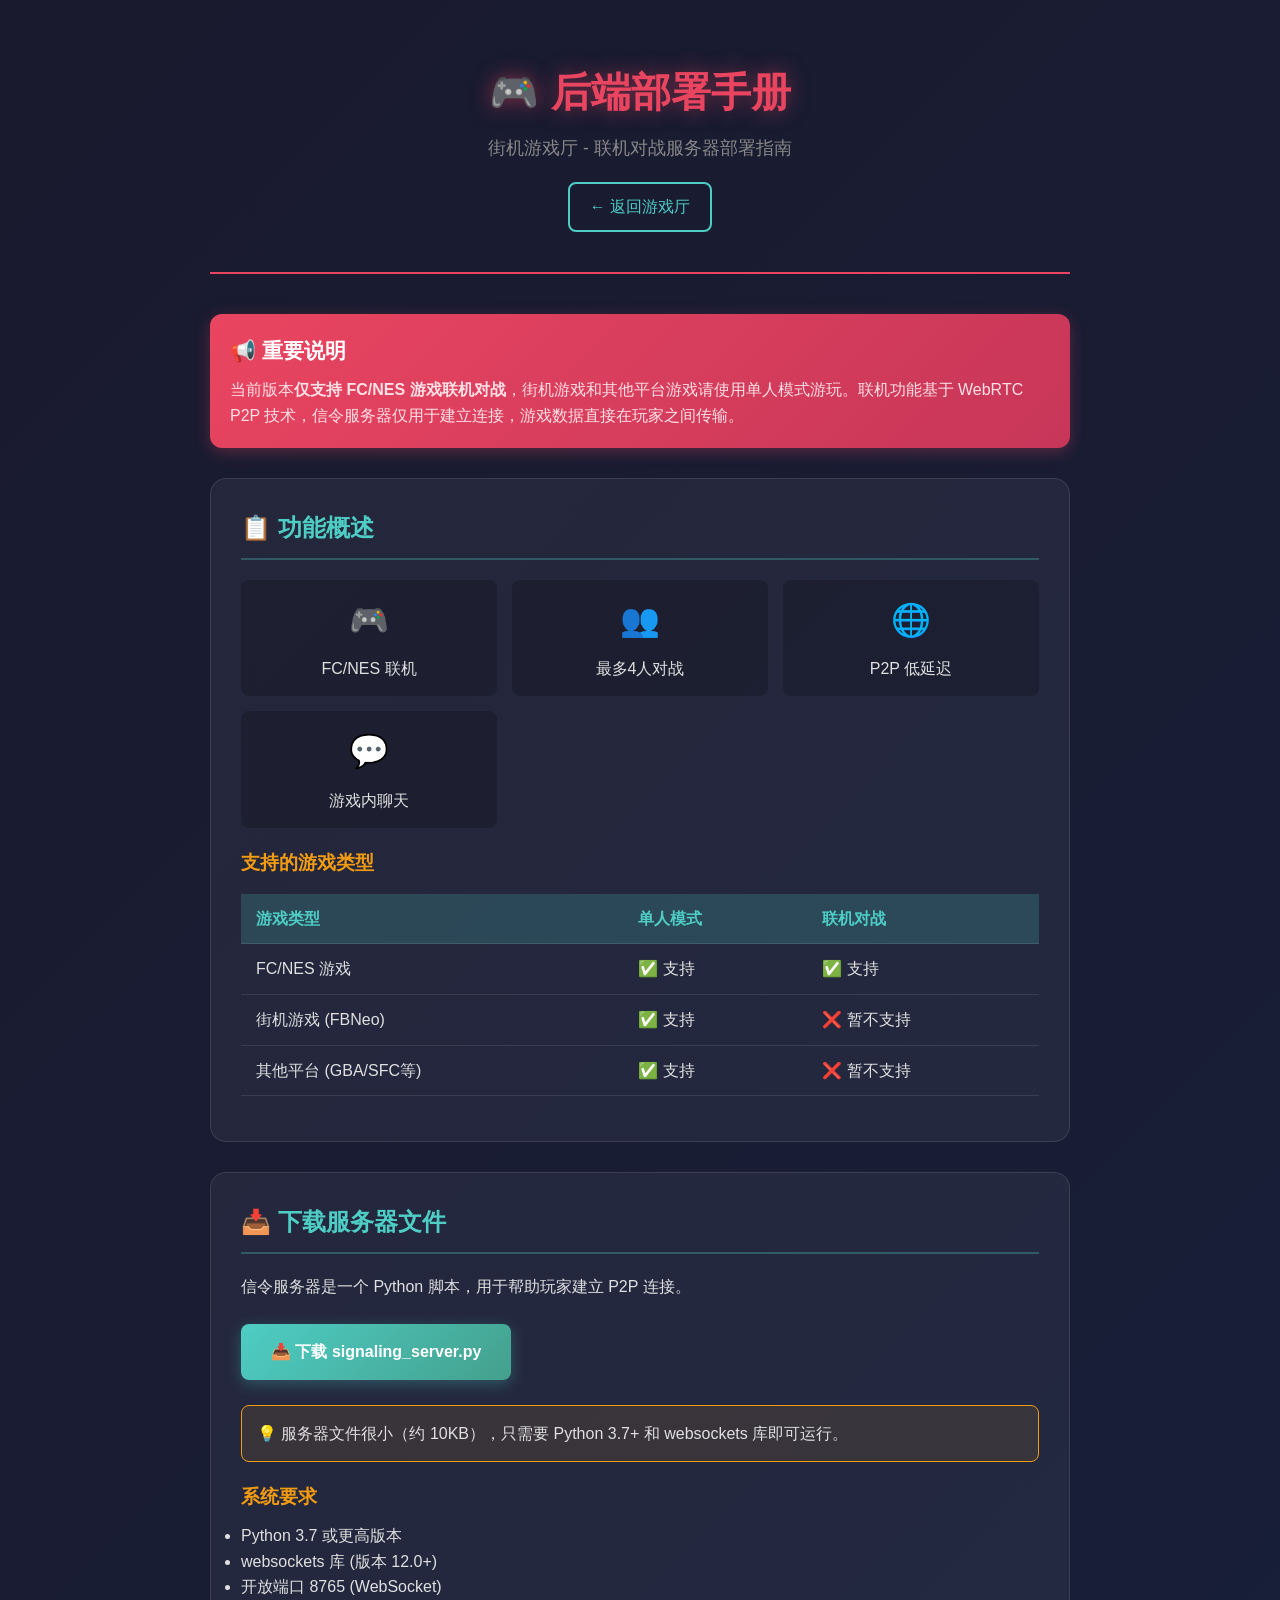
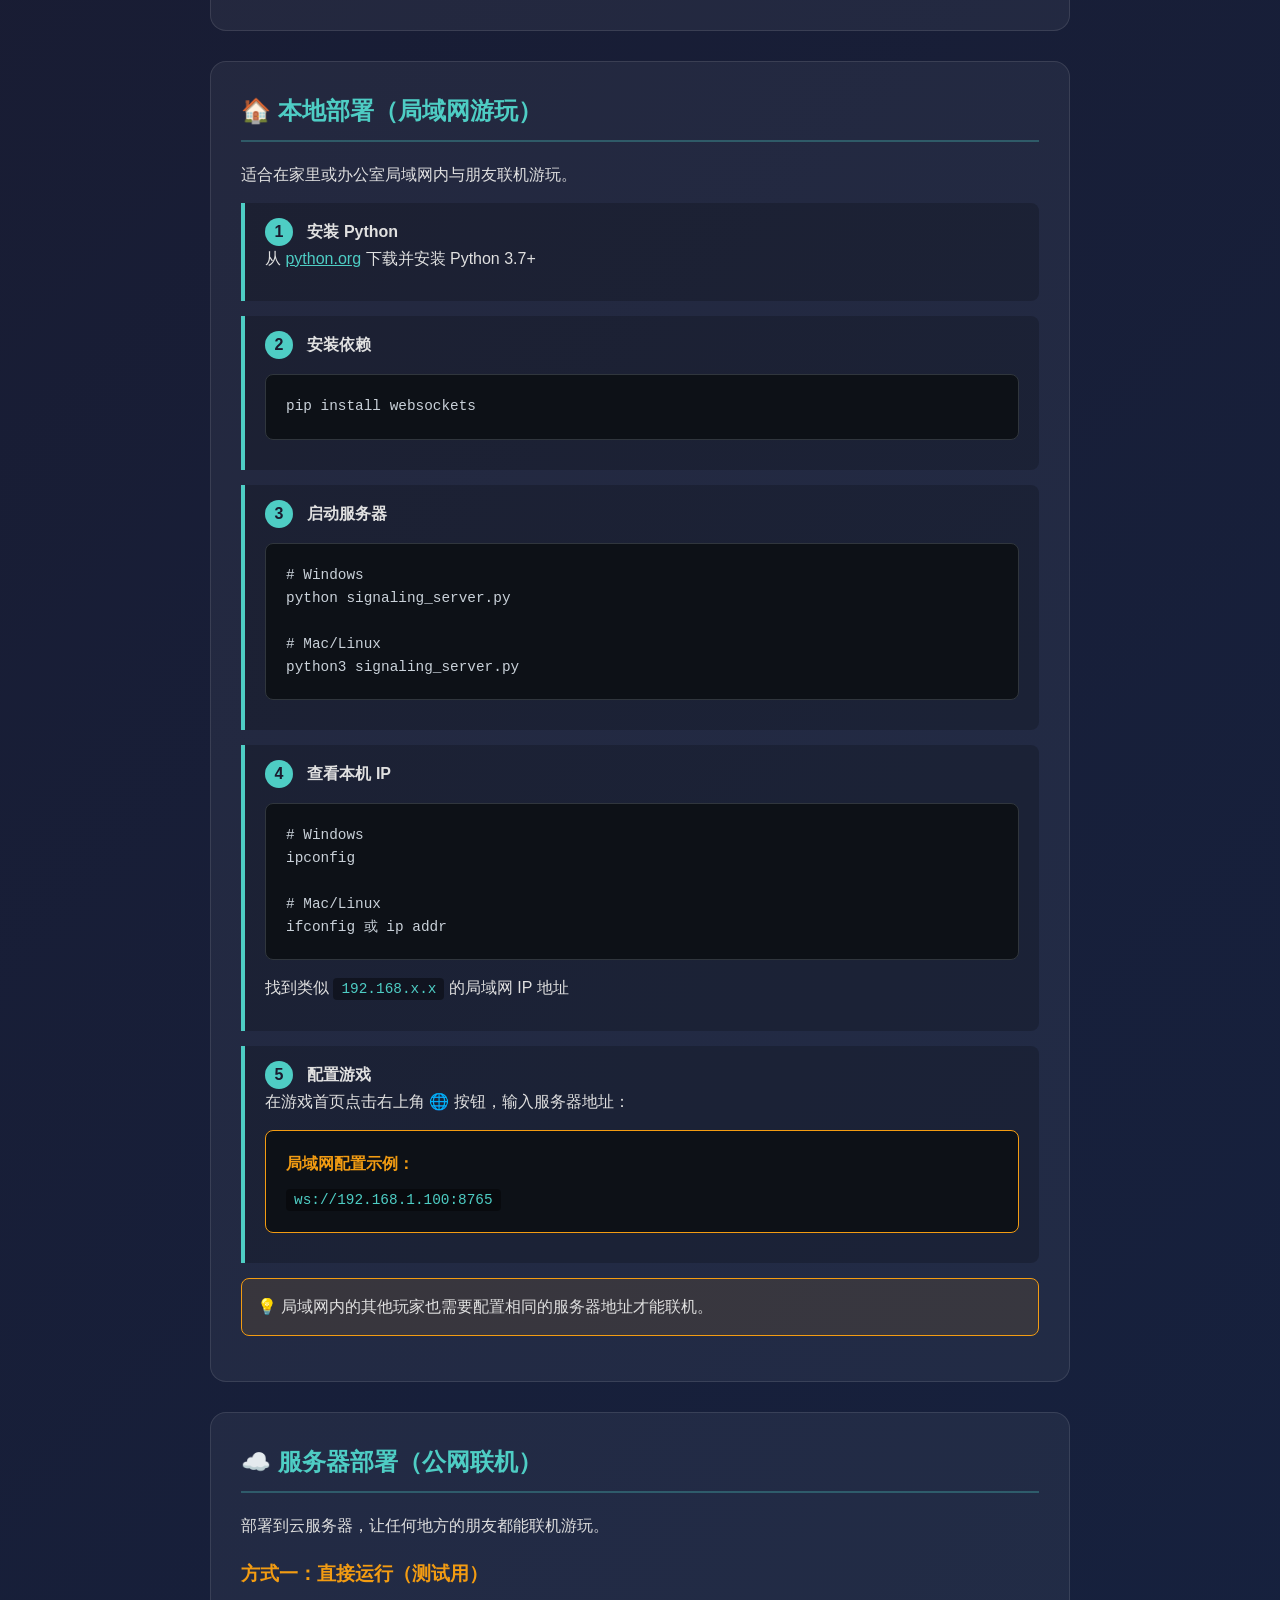
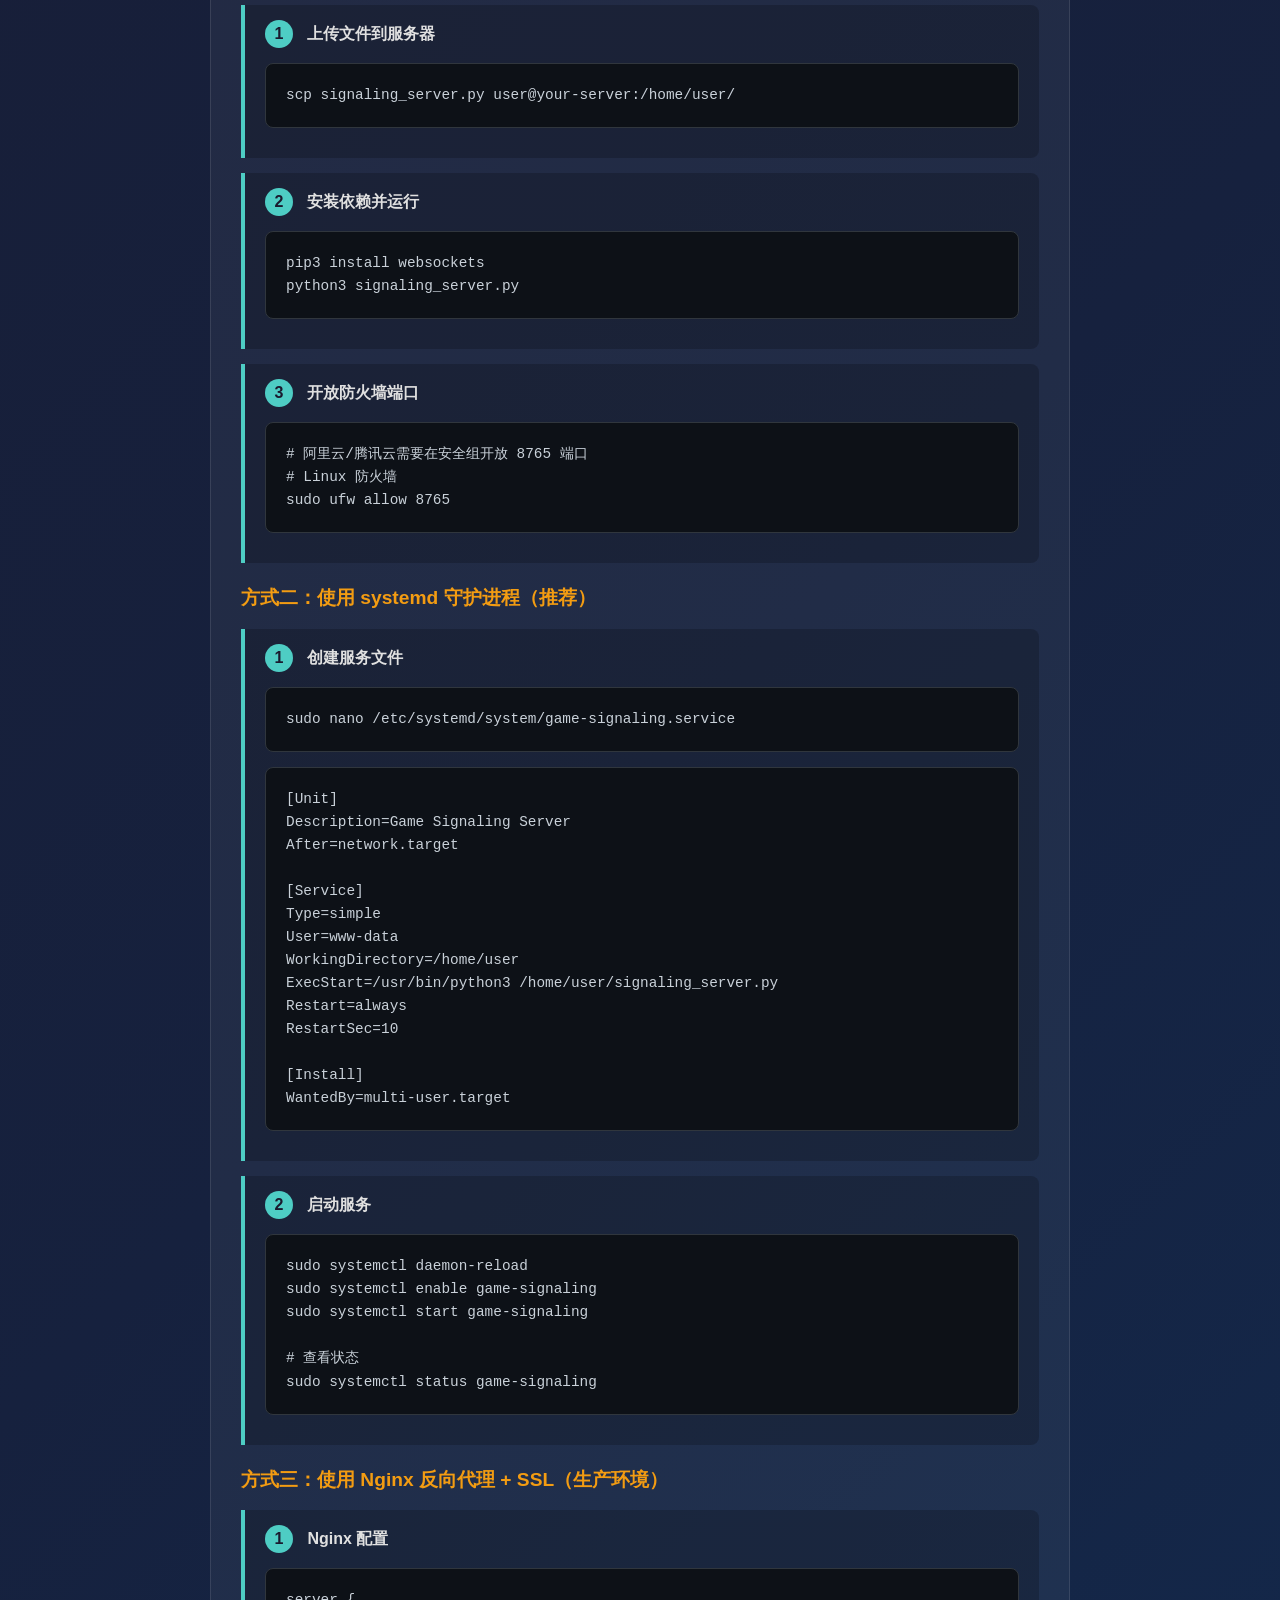
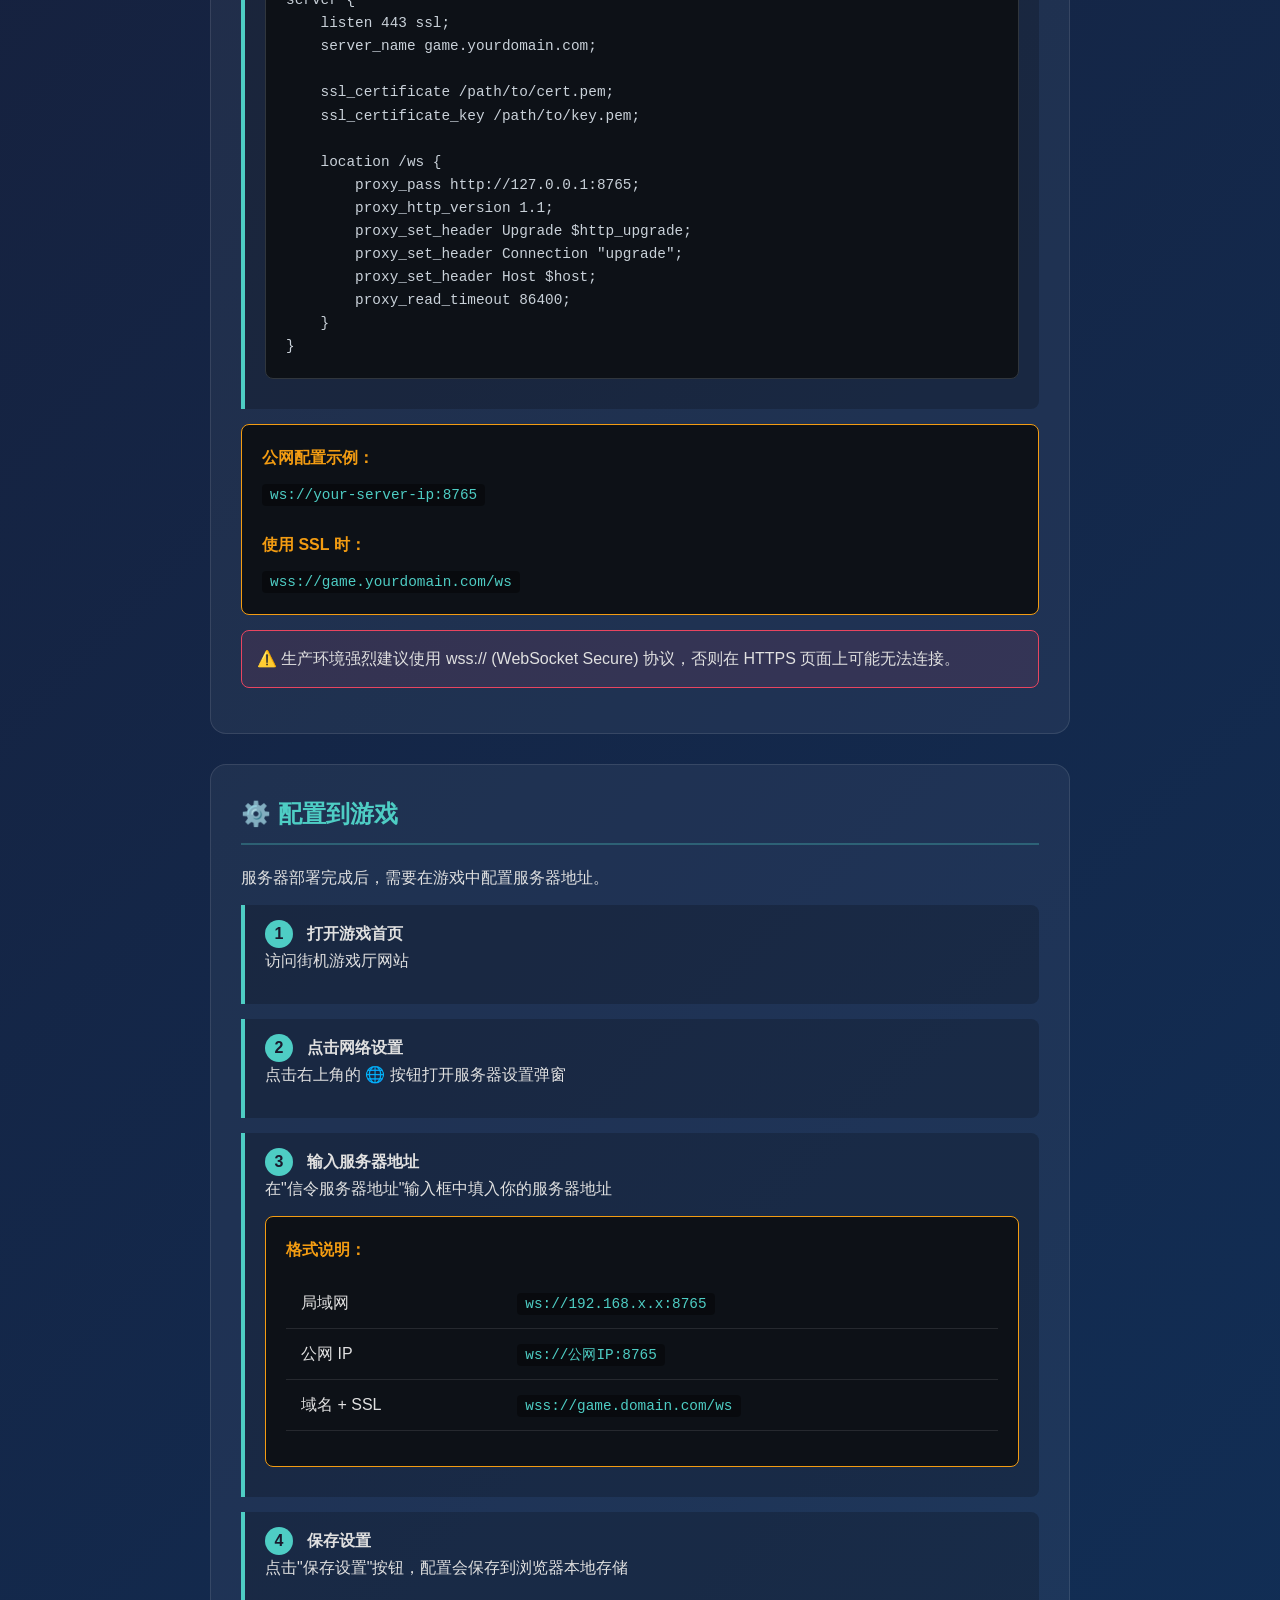
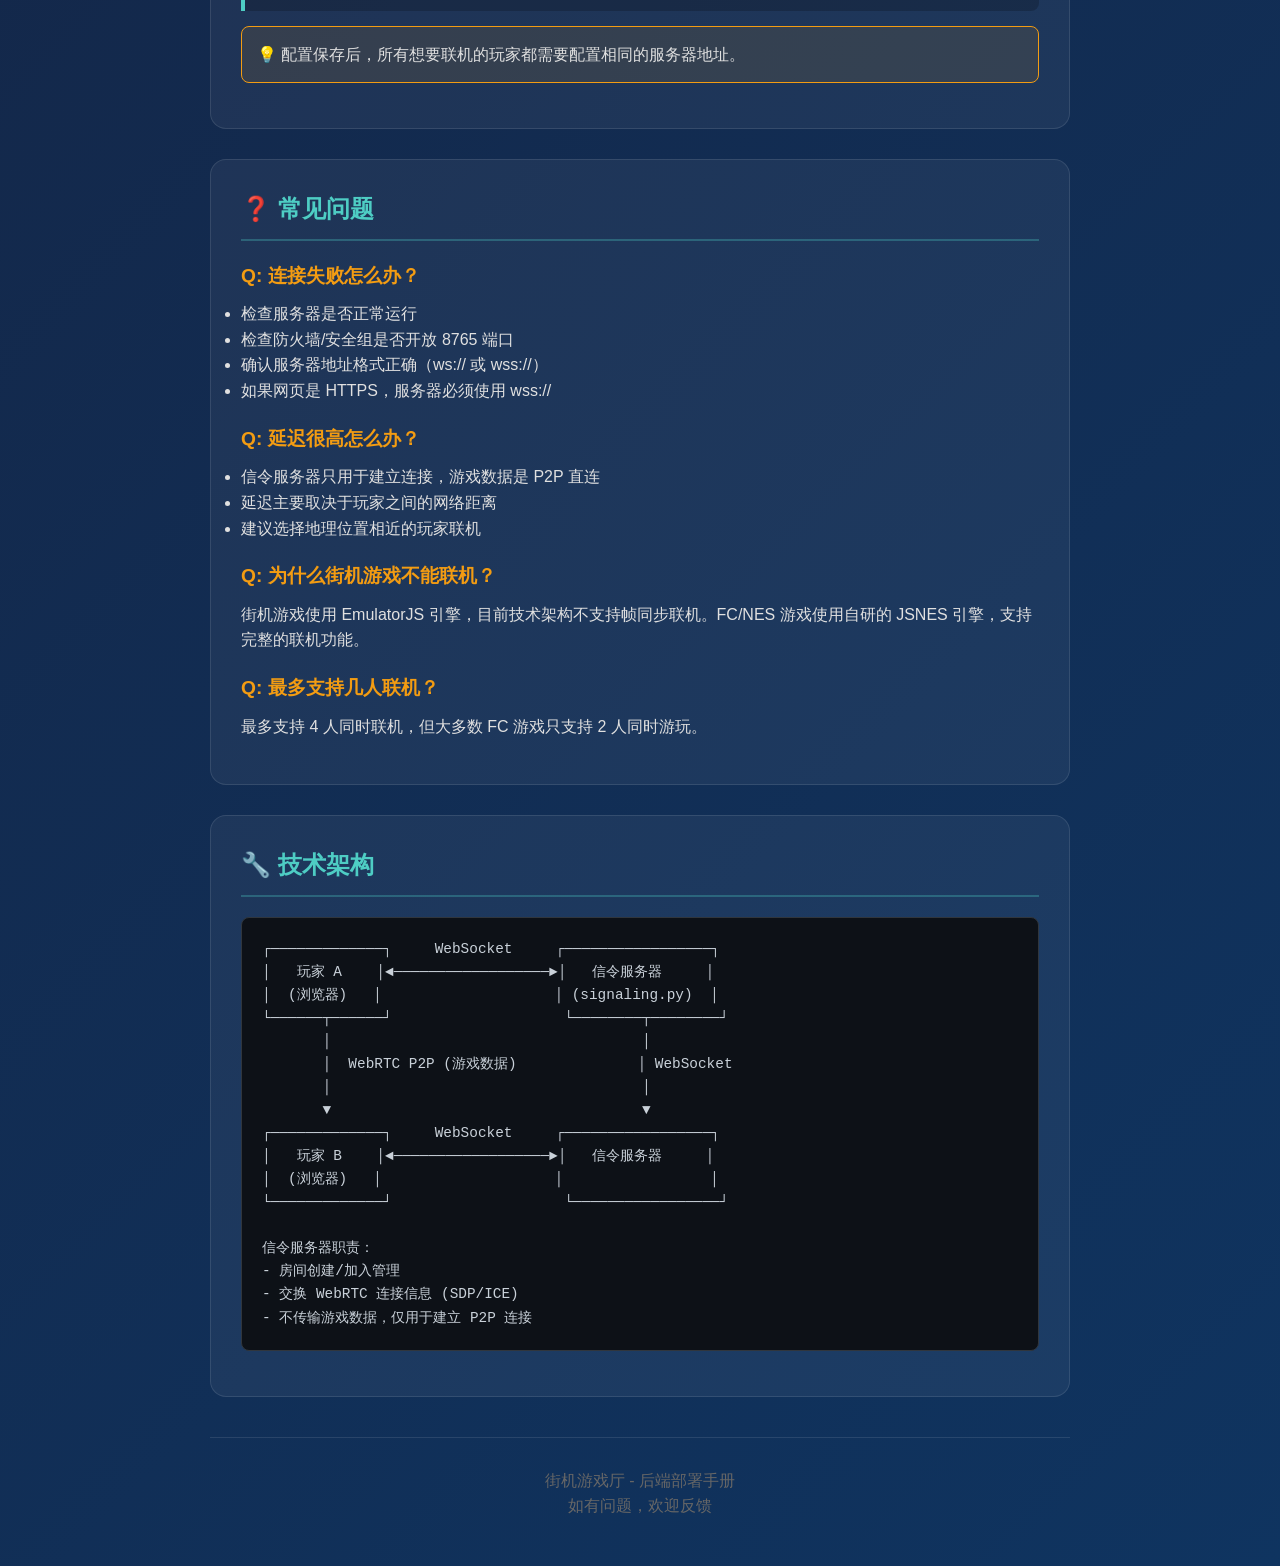
<file: page/server-guide.html>
<!DOCTYPE html>
<html lang="zh-CN">
<head>
    <meta charset="UTF-8">
    <meta name="viewport" content="width=device-width, initial-scale=1.0">
    <title>后端部署手册 - 街机游戏厅</title>
    <style>
        * {
            margin: 0;
            padding: 0;
            box-sizing: border-box;
        }
        
        body {
            font-family: -apple-system, BlinkMacSystemFont, 'Segoe UI', Roboto, 'Helvetica Neue', Arial, sans-serif;
            background: linear-gradient(135deg, #1a1a2e 0%, #16213e 50%, #0f3460 100%);
            color: #e0e0e0;
            min-height: 100vh;
            line-height: 1.6;
        }
        
        .container {
            max-width: 900px;
            margin: 0 auto;
            padding: 20px;
        }
        
        header {
            text-align: center;
            padding: 40px 0;
            border-bottom: 2px solid #e94560;
            margin-bottom: 40px;
        }
        
        h1 {
            font-size: 2.5em;
            color: #e94560;
            margin-bottom: 10px;
            text-shadow: 0 0 20px rgba(233, 69, 96, 0.5);
        }
        
        .subtitle {
            color: #888;
            font-size: 1.1em;
        }
        
        .back-link {
            display: inline-block;
            margin-top: 20px;
            color: #4ecdc4;
            text-decoration: none;
            padding: 10px 20px;
            border: 2px solid #4ecdc4;
            border-radius: 8px;
            transition: all 0.3s;
        }
        
        .back-link:hover {
            background: #4ecdc4;
            color: #1a1a2e;
        }
        
        .notice-box {
            background: linear-gradient(135deg, #e94560 0%, #c73659 100%);
            padding: 20px;
            border-radius: 12px;
            margin-bottom: 30px;
            box-shadow: 0 4px 15px rgba(233, 69, 96, 0.3);
        }
        
        .notice-box h3 {
            color: #fff;
            margin-bottom: 10px;
            font-size: 1.3em;
        }
        
        .notice-box p {
            color: #ffe0e6;
        }
        
        .section {
            background: rgba(255, 255, 255, 0.05);
            border-radius: 16px;
            padding: 30px;
            margin-bottom: 30px;
            border: 1px solid rgba(255, 255, 255, 0.1);
        }
        
        .section h2 {
            color: #4ecdc4;
            font-size: 1.5em;
            margin-bottom: 20px;
            padding-bottom: 10px;
            border-bottom: 2px solid rgba(78, 205, 196, 0.3);
            display: flex;
            align-items: center;
            gap: 10px;
        }
        
        .section h3 {
            color: #f39c12;
            margin: 20px 0 10px;
            font-size: 1.2em;
        }
        
        .section p {
            margin-bottom: 15px;
        }
        
        .step {
            background: rgba(0, 0, 0, 0.2);
            border-left: 4px solid #4ecdc4;
            padding: 15px 20px;
            margin: 15px 0;
            border-radius: 0 8px 8px 0;
        }
        
        .step-number {
            display: inline-block;
            width: 28px;
            height: 28px;
            background: #4ecdc4;
            color: #1a1a2e;
            border-radius: 50%;
            text-align: center;
            line-height: 28px;
            font-weight: bold;
            margin-right: 10px;
        }
        
        code {
            background: rgba(0, 0, 0, 0.4);
            color: #4ecdc4;
            padding: 3px 8px;
            border-radius: 4px;
            font-family: 'Consolas', 'Monaco', monospace;
            font-size: 0.9em;
        }
        
        pre {
            background: #0d1117;
            border: 1px solid #30363d;
            border-radius: 8px;
            padding: 20px;
            overflow-x: auto;
            margin: 15px 0;
        }
        
        pre code {
            background: none;
            padding: 0;
            color: #c9d1d9;
        }
        
        .download-btn {
            display: inline-block;
            background: linear-gradient(135deg, #4ecdc4 0%, #44a08d 100%);
            color: #fff;
            padding: 15px 30px;
            border-radius: 8px;
            text-decoration: none;
            font-weight: bold;
            margin: 10px 0;
            transition: transform 0.2s, box-shadow 0.2s;
            box-shadow: 0 4px 15px rgba(78, 205, 196, 0.3);
        }
        
        .download-btn:hover {
            transform: translateY(-2px);
            box-shadow: 0 6px 20px rgba(78, 205, 196, 0.4);
        }
        
        .config-example {
            background: #0d1117;
            border: 1px solid #f39c12;
            border-radius: 8px;
            padding: 20px;
            margin: 15px 0;
        }
        
        .config-example .label {
            color: #f39c12;
            font-weight: bold;
            margin-bottom: 10px;
        }
        
        table {
            width: 100%;
            border-collapse: collapse;
            margin: 15px 0;
        }
        
        th, td {
            padding: 12px 15px;
            text-align: left;
            border-bottom: 1px solid rgba(255, 255, 255, 0.1);
        }
        
        th {
            background: rgba(78, 205, 196, 0.2);
            color: #4ecdc4;
        }
        
        tr:hover {
            background: rgba(255, 255, 255, 0.05);
        }
        
        .tip {
            background: rgba(243, 156, 18, 0.1);
            border: 1px solid #f39c12;
            border-radius: 8px;
            padding: 15px;
            margin: 15px 0;
        }
        
        .tip::before {
            content: '💡 ';
        }
        
        .warning {
            background: rgba(233, 69, 96, 0.1);
            border: 1px solid #e94560;
            border-radius: 8px;
            padding: 15px;
            margin: 15px 0;
        }
        
        .warning::before {
            content: '⚠️ ';
        }
        
        .feature-list {
            display: grid;
            grid-template-columns: repeat(auto-fit, minmax(200px, 1fr));
            gap: 15px;
            margin: 20px 0;
        }
        
        .feature-item {
            background: rgba(0, 0, 0, 0.2);
            padding: 15px;
            border-radius: 8px;
            text-align: center;
        }
        
        .feature-item .icon {
            font-size: 2em;
            margin-bottom: 10px;
        }
        
        footer {
            text-align: center;
            padding: 30px;
            color: #666;
            border-top: 1px solid rgba(255, 255, 255, 0.1);
            margin-top: 40px;
        }
        
        @media (max-width: 600px) {
            .container {
                padding: 15px;
            }
            
            h1 {
                font-size: 1.8em;
            }
            
            .section {
                padding: 20px;
            }
            
            pre {
                font-size: 0.85em;
            }
        }
    </style>
</head>
<body>
    <div class="container">
        <header>
            <h1>🎮 后端部署手册</h1>
            <p class="subtitle">街机游戏厅 - 联机对战服务器部署指南</p>
            <a href="../index.html" class="back-link">← 返回游戏厅</a>
        </header>

        <!-- 重要提示 -->
        <div class="notice-box">
            <h3>📢 重要说明</h3>
            <p>当前版本<strong>仅支持 FC/NES 游戏联机对战</strong>，街机游戏和其他平台游戏请使用单人模式游玩。联机功能基于 WebRTC P2P 技术，信令服务器仅用于建立连接，游戏数据直接在玩家之间传输。</p>
        </div>

        <!-- 功能概述 -->
        <section class="section">
            <h2>📋 功能概述</h2>
            <div class="feature-list">
                <div class="feature-item">
                    <div class="icon">🎮</div>
                    <div>FC/NES 联机</div>
                </div>
                <div class="feature-item">
                    <div class="icon">👥</div>
                    <div>最多4人对战</div>
                </div>
                <div class="feature-item">
                    <div class="icon">🌐</div>
                    <div>P2P 低延迟</div>
                </div>
                <div class="feature-item">
                    <div class="icon">💬</div>
                    <div>游戏内聊天</div>
                </div>
            </div>
            
            <h3>支持的游戏类型</h3>
            <table>
                <tr>
                    <th>游戏类型</th>
                    <th>单人模式</th>
                    <th>联机对战</th>
                </tr>
                <tr>
                    <td>FC/NES 游戏</td>
                    <td>✅ 支持</td>
                    <td>✅ 支持</td>
                </tr>
                <tr>
                    <td>街机游戏 (FBNeo)</td>
                    <td>✅ 支持</td>
                    <td>❌ 暂不支持</td>
                </tr>
                <tr>
                    <td>其他平台 (GBA/SFC等)</td>
                    <td>✅ 支持</td>
                    <td>❌ 暂不支持</td>
                </tr>
            </table>
        </section>

        <!-- 下载服务器文件 -->
        <section class="section">
            <h2>📥 下载服务器文件</h2>
            <p>信令服务器是一个 Python 脚本，用于帮助玩家建立 P2P 连接。</p>
            
            <a href="../server/signaling_server.py" download class="download-btn">
                📥 下载 signaling_server.py
            </a>
            
            <div class="tip">
                服务器文件很小（约 10KB），只需要 Python 3.7+ 和 websockets 库即可运行。
            </div>
            
            <h3>系统要求</h3>
            <ul>
                <li>Python 3.7 或更高版本</li>
                <li>websockets 库 (版本 12.0+)</li>
                <li>开放端口 8765 (WebSocket)</li>
            </ul>
        </section>

        <!-- 本地部署 -->
        <section class="section">
            <h2>🏠 本地部署（局域网游玩）</h2>
            <p>适合在家里或办公室局域网内与朋友联机游玩。</p>
            
            <div class="step">
                <span class="step-number">1</span>
                <strong>安装 Python</strong>
                <p>从 <a href="https://www.python.org/downloads/" target="_blank" style="color:#4ecdc4">python.org</a> 下载并安装 Python 3.7+</p>
            </div>
            
            <div class="step">
                <span class="step-number">2</span>
                <strong>安装依赖</strong>
                <pre><code>pip install websockets</code></pre>
            </div>
            
            <div class="step">
                <span class="step-number">3</span>
                <strong>启动服务器</strong>
                <pre><code># Windows
python signaling_server.py

# Mac/Linux
python3 signaling_server.py</code></pre>
            </div>
            
            <div class="step">
                <span class="step-number">4</span>
                <strong>查看本机 IP</strong>
                <pre><code># Windows
ipconfig

# Mac/Linux
ifconfig 或 ip addr</code></pre>
                <p>找到类似 <code>192.168.x.x</code> 的局域网 IP 地址</p>
            </div>
            
            <div class="step">
                <span class="step-number">5</span>
                <strong>配置游戏</strong>
                <p>在游戏首页点击右上角 🌐 按钮，输入服务器地址：</p>
                <div class="config-example">
                    <div class="label">局域网配置示例：</div>
                    <code>ws://192.168.1.100:8765</code>
                </div>
            </div>
            
            <div class="tip">
                局域网内的其他玩家也需要配置相同的服务器地址才能联机。
            </div>
        </section>

        <!-- 服务器部署 -->
        <section class="section">
            <h2>☁️ 服务器部署（公网联机）</h2>
            <p>部署到云服务器，让任何地方的朋友都能联机游玩。</p>
            
            <h3>方式一：直接运行（测试用）</h3>
            <div class="step">
                <span class="step-number">1</span>
                <strong>上传文件到服务器</strong>
                <pre><code>scp signaling_server.py user@your-server:/home/user/</code></pre>
            </div>
            
            <div class="step">
                <span class="step-number">2</span>
                <strong>安装依赖并运行</strong>
                <pre><code>pip3 install websockets
python3 signaling_server.py</code></pre>
            </div>
            
            <div class="step">
                <span class="step-number">3</span>
                <strong>开放防火墙端口</strong>
                <pre><code># 阿里云/腾讯云需要在安全组开放 8765 端口
# Linux 防火墙
sudo ufw allow 8765</code></pre>
            </div>
            
            <h3>方式二：使用 systemd 守护进程（推荐）</h3>
            <div class="step">
                <span class="step-number">1</span>
                <strong>创建服务文件</strong>
                <pre><code>sudo nano /etc/systemd/system/game-signaling.service</code></pre>
                <pre><code>[Unit]
Description=Game Signaling Server
After=network.target

[Service]
Type=simple
User=www-data
WorkingDirectory=/home/user
ExecStart=/usr/bin/python3 /home/user/signaling_server.py
Restart=always
RestartSec=10

[Install]
WantedBy=multi-user.target</code></pre>
            </div>
            
            <div class="step">
                <span class="step-number">2</span>
                <strong>启动服务</strong>
                <pre><code>sudo systemctl daemon-reload
sudo systemctl enable game-signaling
sudo systemctl start game-signaling

# 查看状态
sudo systemctl status game-signaling</code></pre>
            </div>
            
            <h3>方式三：使用 Nginx 反向代理 + SSL（生产环境）</h3>
            <div class="step">
                <span class="step-number">1</span>
                <strong>Nginx 配置</strong>
                <pre><code>server {
    listen 443 ssl;
    server_name game.yourdomain.com;
    
    ssl_certificate /path/to/cert.pem;
    ssl_certificate_key /path/to/key.pem;
    
    location /ws {
        proxy_pass http://127.0.0.1:8765;
        proxy_http_version 1.1;
        proxy_set_header Upgrade $http_upgrade;
        proxy_set_header Connection "upgrade";
        proxy_set_header Host $host;
        proxy_read_timeout 86400;
    }
}</code></pre>
            </div>
            
            <div class="config-example">
                <div class="label">公网配置示例：</div>
                <code>ws://your-server-ip:8765</code><br><br>
                <div class="label">使用 SSL 时：</div>
                <code>wss://game.yourdomain.com/ws</code>
            </div>
            
            <div class="warning">
                生产环境强烈建议使用 wss:// (WebSocket Secure) 协议，否则在 HTTPS 页面上可能无法连接。
            </div>
        </section>

        <!-- 配置到游戏 -->
        <section class="section">
            <h2>⚙️ 配置到游戏</h2>
            <p>服务器部署完成后，需要在游戏中配置服务器地址。</p>
            
            <div class="step">
                <span class="step-number">1</span>
                <strong>打开游戏首页</strong>
                <p>访问街机游戏厅网站</p>
            </div>
            
            <div class="step">
                <span class="step-number">2</span>
                <strong>点击网络设置</strong>
                <p>点击右上角的 🌐 按钮打开服务器设置弹窗</p>
            </div>
            
            <div class="step">
                <span class="step-number">3</span>
                <strong>输入服务器地址</strong>
                <p>在"信令服务器地址"输入框中填入你的服务器地址</p>
                <div class="config-example">
                    <div class="label">格式说明：</div>
                    <table>
                        <tr>
                            <td>局域网</td>
                            <td><code>ws://192.168.x.x:8765</code></td>
                        </tr>
                        <tr>
                            <td>公网 IP</td>
                            <td><code>ws://公网IP:8765</code></td>
                        </tr>
                        <tr>
                            <td>域名 + SSL</td>
                            <td><code>wss://game.domain.com/ws</code></td>
                        </tr>
                    </table>
                </div>
            </div>
            
            <div class="step">
                <span class="step-number">4</span>
                <strong>保存设置</strong>
                <p>点击"保存设置"按钮，配置会保存到浏览器本地存储</p>
            </div>
            
            <div class="tip">
                配置保存后，所有想要联机的玩家都需要配置相同的服务器地址。
            </div>
        </section>

        <!-- 常见问题 -->
        <section class="section">
            <h2>❓ 常见问题</h2>
            
            <h3>Q: 连接失败怎么办？</h3>
            <ul>
                <li>检查服务器是否正常运行</li>
                <li>检查防火墙/安全组是否开放 8765 端口</li>
                <li>确认服务器地址格式正确（ws:// 或 wss://）</li>
                <li>如果网页是 HTTPS，服务器必须使用 wss://</li>
            </ul>
            
            <h3>Q: 延迟很高怎么办？</h3>
            <ul>
                <li>信令服务器只用于建立连接，游戏数据是 P2P 直连</li>
                <li>延迟主要取决于玩家之间的网络距离</li>
                <li>建议选择地理位置相近的玩家联机</li>
            </ul>
            
            <h3>Q: 为什么街机游戏不能联机？</h3>
            <p>街机游戏使用 EmulatorJS 引擎，目前技术架构不支持帧同步联机。FC/NES 游戏使用自研的 JSNES 引擎，支持完整的联机功能。</p>
            
            <h3>Q: 最多支持几人联机？</h3>
            <p>最多支持 4 人同时联机，但大多数 FC 游戏只支持 2 人同时游玩。</p>
        </section>

        <!-- 技术架构 -->
        <section class="section">
            <h2>🔧 技术架构</h2>
            <pre><code>┌─────────────┐     WebSocket     ┌─────────────────┐
│   玩家 A    │◄──────────────────►│   信令服务器     │
│  (浏览器)   │                    │ (signaling.py)  │
└──────┬──────┘                    └────────┬────────┘
       │                                    │
       │  WebRTC P2P (游戏数据)              │ WebSocket
       │                                    │
       ▼                                    ▼
┌─────────────┐     WebSocket     ┌─────────────────┐
│   玩家 B    │◄──────────────────►│   信令服务器     │
│  (浏览器)   │                    │                 │
└─────────────┘                    └─────────────────┘

信令服务器职责：
- 房间创建/加入管理
- 交换 WebRTC 连接信息 (SDP/ICE)
- 不传输游戏数据，仅用于建立 P2P 连接</code></pre>
        </section>

        <footer>
            <p>街机游戏厅 - 后端部署手册</p>
            <p>如有问题，欢迎反馈</p>
        </footer>
    </div>
</body>
</html>
</file>
